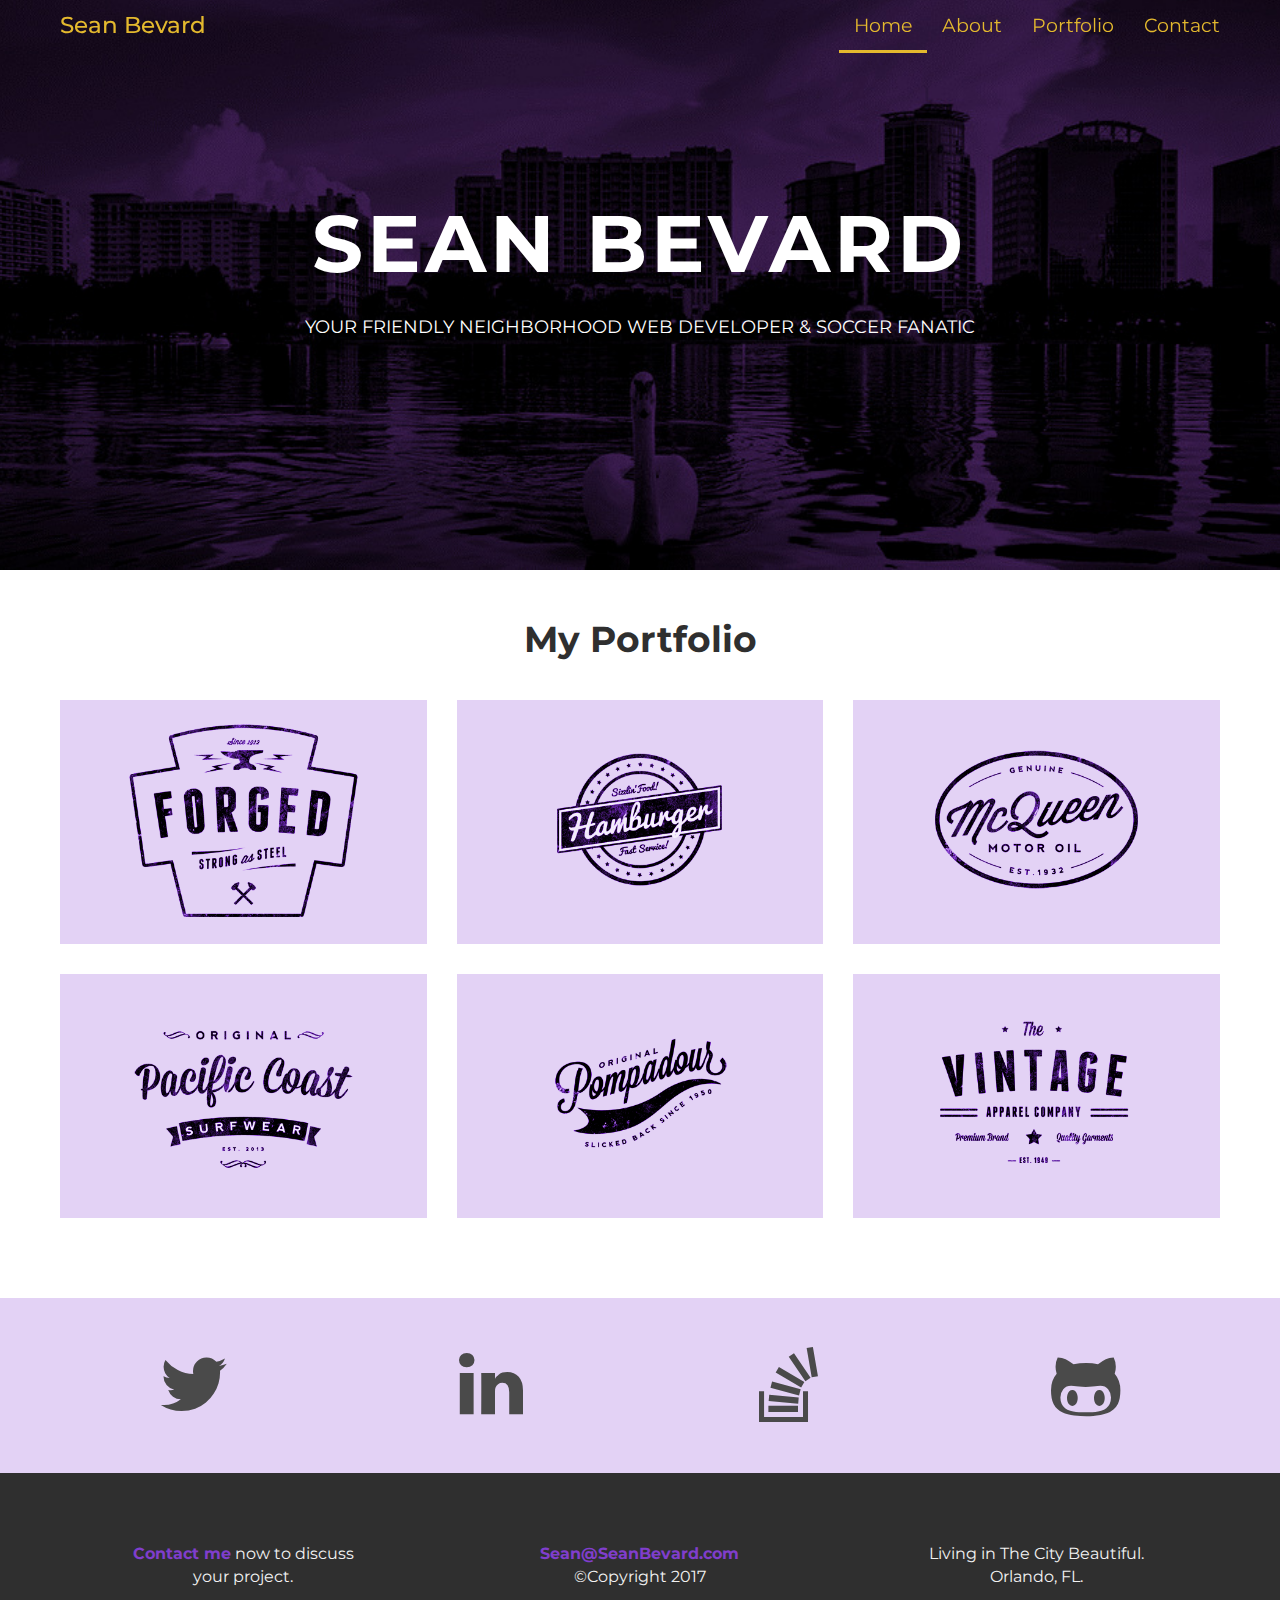
<file: index.html>
<!DOCTYPE html>
<html lang="en">

<head>
    <meta charset="utf-8">
    <meta http-equiv="X-UA-Compatible" content="IE=edge">
    <meta name="viewport" content="width=device-width, initial-scale=1">
    <meta name="description" content="">
    <meta name="author" content="">
    <link rel="shortcut icon" href="assets/ico/favicon.ico">
    <title>Sean Bevard</title>
    <!-- Bootstrap core CSS -->
    <link href="assets/css/bootstrap.css" rel="stylesheet">
    <!-- Custom styles for this template -->
    <link href="assets/css/style.css" rel="stylesheet">
    <link href="assets/css/font-awesome.min.css" rel="stylesheet">
    <!-- Just for debugging purposes. Don't actually copy this line! -->
    <!--[if lt IE 9]><script src="../../assets/js/ie8-responsive-file-warning.js"></script><![endif]-->
    <!-- HTML5 shim and Respond.js IE8 support of HTML5 elements and media queries -->
    <!--[if lt IE 9]>
      <script src="https://oss.maxcdn.com/libs/html5shiv/3.7.0/html5shiv.js"></script>
      <script src="https://oss.maxcdn.com/libs/respond.js/1.4.2/respond.min.js"></script>
    <![endif]-->
</head>

<body>
    <!-- Static navbar -->
    <div class="navbar navbar-default navbar-fixed-top" role="navigation">
        <div class="container">
            <div class="navbar-header">
                <button type="button" class="navbar-toggle" data-toggle="collapse" data-target=".navbar-collapse">
                    <span class="sr-only">Toggle navigation</span>
                    <span class="icon-bar"></span>
                    <span class="icon-bar"></span>
                    <span class="icon-bar"></span>
                </button>
                <a class="navbar-brand" href="index.html">Sean Bevard</a>
            </div>
            <div class="navbar-collapse collapse">
                <ul class="nav navbar-nav navbar-right">
                    <li class="active"><a href="index.html">Home</a></li>
                    <li><a href="about.html">About</a></li>
                    <li><a href="#works">Portfolio</a></li>
                    <li><a href="contact.html">Contact</a></li>
                </ul>
            </div>
            <!--/.nav-collapse -->
        </div>
    </div>
    <div id="headerwrap">
        <div class="container">
            <div class="row">
                <div class="col-lg-8 col-lg-offset-2">
                    <h1>SEAN BEVARD</h1>
                    <h4>YOUR FRIENDLY NEIGHBORHOOD WEB DEVELOPER & SOCCER FANATIC</h4>
                </div>
            </div>
            <! --/row -->
        </div>
        <! -- /container -->
    </div>
    <! --/headerwrap -->
    <section id="works"></section>
    <div class="container">
        <div class="row centered mt mb">
            <h1>My Portfolio</h1>
            <div class="col-lg-4 col-md-4 col-sm-4 gallery">
                <a href="work.html"><img src="assets/img/portfolio/folio01.png" class="img-responsive"></a>
            </div>
            <div class="col-lg-4 col-md-4 col-sm-4 gallery">
                <a href="work.html"><img src="assets/img/portfolio/folio02.png" class="img-responsive"></a>
            </div>
            <div class="col-lg-4 col-md-4 col-sm-4 gallery">
                <a href="work.html"><img src="assets/img/portfolio/folio03.png" class="img-responsive"></a>
            </div>
            <div class="col-lg-4 col-md-4 col-sm-4 gallery">
                <a href="work.html"><img src="assets/img/portfolio/folio04.png" class="img-responsive"></a>
            </div>
            <div class="col-lg-4 col-md-4 col-sm-4 gallery">
                <a href="work.html"><img src="assets/img/portfolio/folio05.png" class="img-responsive"></a>
            </div>
            <div class="col-lg-4 col-md-4 col-sm-4 gallery">
                <a href="work.html"><img src="assets/img/portfolio/folio06.png" class="img-responsive"></a>
            </div>
        </div>
        <! --/row -->
    </div>
    <! --/container -->
    <div id="social">
        <div class="container">
                <div class="row centered">
                    <div class="col-lg-3">
                        <a href="#"><i class="fa fa-twitter"></i></a>
                    </div>
                    <div class="col-lg-3">
                        <a href="#"><i class="fa fa-linkedin"></i></a>
                    </div>
                    <div class="col-lg-3">
                        <a href="#"><i class="fa fa-stack-overflow"></i></a>
                    </div>
                    <div class="col-lg-3">
                        <a href="#"><i class="fa fa-github-alt"></i></a>
                    </div>
                </div>
            <! --/row -->
        </div>
        <! --/container -->
    </div>
    <! --/social -->
    <div id="footerwrap">
        <div class="container">
            <div class="row centered">
                <div class="col-lg-4">
                    <p><a href="contact.html"><b>Contact me</b></a> now to discuss
                        <br>your project.</p>
                </div>
                <div class="col-lg-4">
                    <p><b><a href="mailto:Sean@SeanBevard.com" target="_top">Sean@SeanBevard.com</a></b>
                        <br>©Copyright 2017</p>
                </div>
                <div class="col-lg-4">
                    <p>Living in The City Beautiful.
                        <br>Orlando, FL.</p>
                </div>
            </div>
        </div>
    </div>
    <! --/footerwrap -->
    <!-- Bootstrap core JavaScript
    ================================================== -->
    <!-- Placed at the end of the document so the pages load faster -->
    <script src="https://ajax.googleapis.com/ajax/libs/jquery/1.11.0/jquery.min.js"></script>
    <script src="assets/js/bootstrap.min.js"></script>
</body>

</html>
</file>
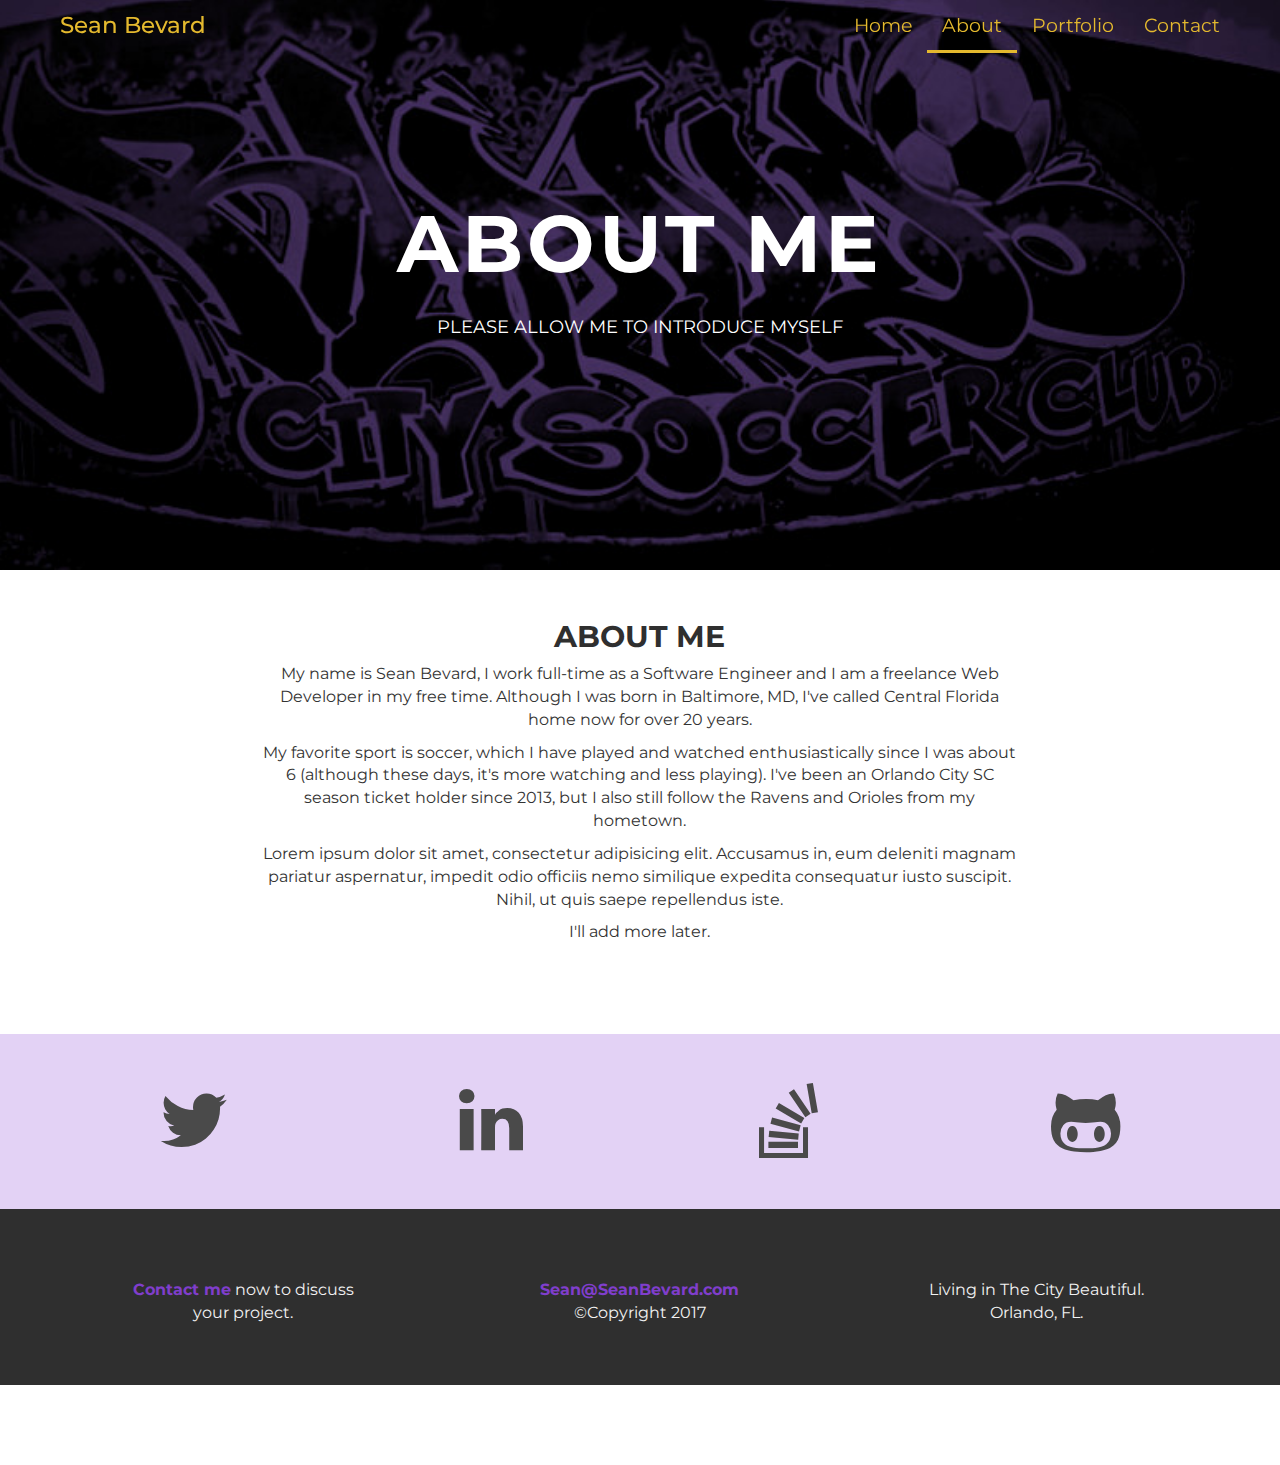
<file: about.html>
<!DOCTYPE html>
<html lang="en">

<head>
    <meta charset="utf-8">
    <meta http-equiv="X-UA-Compatible" content="IE=edge">
    <meta name="viewport" content="width=device-width, initial-scale=1">
    <meta name="description" content="">
    <meta name="author" content="">
    <link rel="shortcut icon" href="assets/ico/favicon.ico">
    <title>Sean Bevard</title>
    <!-- Bootstrap core CSS -->
    <link href="assets/css/bootstrap.css" rel="stylesheet">
    <!-- Custom styles for this template -->
    <link href="assets/css/style.css" rel="stylesheet">
    <link href="assets/css/font-awesome.min.css" rel="stylesheet">
    <!-- Just for debugging purposes. Don't actually copy this line! -->
    <!--[if lt IE 9]><script src="../../assets/js/ie8-responsive-file-warning.js"></script><![endif]-->
    <!-- HTML5 shim and Respond.js IE8 support of HTML5 elements and media queries -->
    <!--[if lt IE 9]>
      <script src="https://oss.maxcdn.com/libs/html5shiv/3.7.0/html5shiv.js"></script>
      <script src="https://oss.maxcdn.com/libs/respond.js/1.4.2/respond.min.js"></script>
    <![endif]-->
</head>

<body>
    <!-- Static navbar -->
    <div class="navbar navbar-default navbar-fixed-top" role="navigation">
        <div class="container">
            <div class="navbar-header">
                <button type="button" class="navbar-toggle" data-toggle="collapse" data-target=".navbar-collapse">
                    <span class="sr-only">Toggle navigation</span>
                    <span class="icon-bar"></span>
                    <span class="icon-bar"></span>
                    <span class="icon-bar"></span>
                </button>
                <a class="navbar-brand" href="index.html">Sean Bevard</a>
            </div>
            <div class="navbar-collapse collapse">
                <ul class="nav navbar-nav navbar-right">
                    <li><a href="index.html">Home</a></li>
                    <li class="active"><a href="about.html">About</a></li>
                    <li><a href="index.html#works">Portfolio</a></li>
                    <li><a href="contact.html">Contact</a></li>
                </ul>
            </div>
            <! --/.nav-collapse -->
        </div>
    </div>
    <div id="aboutwrap">
        <div class="container">
            <div class="row">
                <div class="col-lg-8 col-lg-offset-2">
                    <h1>ABOUT ME</h1>
                    <h4>PLEASE ALLOW ME TO INTRODUCE MYSELF</h4>
                </div>
            </div>
            <! --/row -->
        </div>
        <! -- /container -->
    </div>
    <! --/headerwrap -->
    <div class="container">
    <div class="row centered mt mb">
        <div class="col-lg-8 col-lg-offset-2">
            <h2>ABOUT ME</h2>
            <p>My name is Sean Bevard, I work full-time as a Software Engineer and I am a freelance Web Developer in my free time. Although I was born in Baltimore, MD, I've called Central Florida home now for over 20 years.</p>
            <p>My favorite sport is soccer, which I have played and watched enthusiastically since I was about 6 (although these days, it's more watching and less playing). I've been an Orlando City SC season ticket holder since 2013, but I also still follow the Ravens and Orioles from my hometown.</p>
            <p>Lorem ipsum dolor sit amet, consectetur adipisicing elit. Accusamus in, eum deleniti magnam pariatur aspernatur, impedit odio officiis nemo similique expedita consequatur iusto suscipit. Nihil, ut quis saepe repellendus iste.</p>
            <p>I'll add more later.</p>
        </div>
    </div>
    <! --/row -->
    </div>
    <! --/container -->
    <div id="social">
        <div class="container">
            <div class="row centered">
                <div class="col-lg-3">
                    <a href="#"><i class="fa fa-twitter"></i></a>
                </div>
                <div class="col-lg-3">
                    <a href="#"><i class="fa fa-linkedin"></i></a>
                </div>
                <div class="col-lg-3">
                    <a href="#"><i class="fa fa-stack-overflow"></i></a>
                </div>
                <div class="col-lg-3">
                    <a href="#"><i class="fa fa-github-alt"></i></a>
                </div>
            </div>
            <! --/row -->
        </div>
        <! --/container -->
    </div>
    <! --/social -->
    <div id="footerwrap">
        <div class="container">
            <div class="row centered">
                <div class="col-lg-4">
                    <p><a href="contact.html"><b>Contact me</b></a> now to discuss
                        <br>your project.</p>
                </div>
                <div class="col-lg-4">
                    <p><b><a href="mailto:Sean@SeanBevard.com" target="_top">Sean@SeanBevard.com</a></b>
                        <br>©Copyright 2017</p>
                </div>
                <div class="col-lg-4">
                    <p>Living in The City Beautiful.
                        <br>Orlando, FL.</p>
                </div>
            </div>
        </div>
    </div>
    <! --/footerwrap -->
    <!-- Bootstrap core JavaScript
    ================================================== -->
    <!-- Placed at the end of the document so the pages load faster -->
    <script src="https://ajax.googleapis.com/ajax/libs/jquery/1.11.0/jquery.min.js"></script>
    <script src="assets/js/bootstrap.min.js"></script>
</body>

</html>
</file>
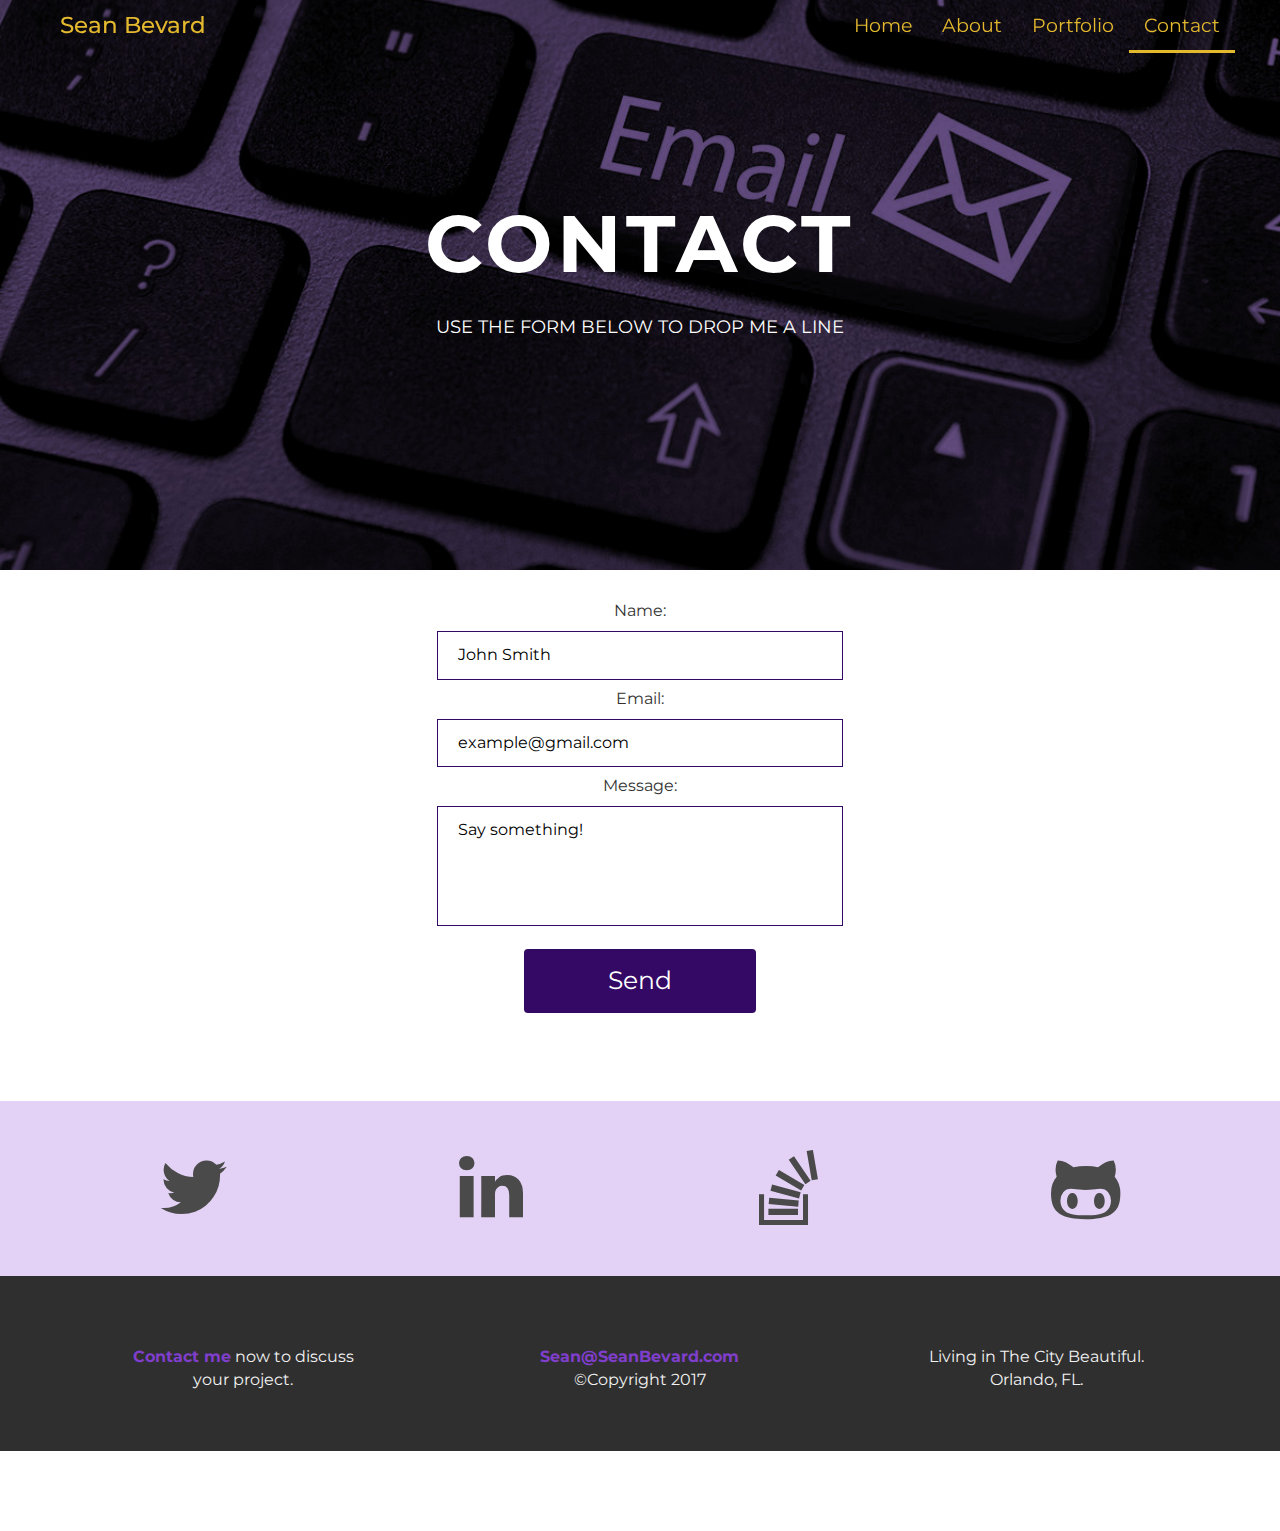
<file: contact.html>
<!DOCTYPE html>
<html lang="en">

<head>
    <meta charset="utf-8">
    <meta http-equiv="X-UA-Compatible" content="IE=edge">
    <meta name="viewport" content="width=device-width, initial-scale=1">
    <meta name="description" content="">
    <meta name="author" content="">
    <link rel="shortcut icon" href="assets/ico/favicon.ico">
    <title>Sean Bevard</title>
    <!-- Bootstrap core CSS -->
    <link href="assets/css/bootstrap.css" rel="stylesheet">
    <!-- Custom styles for this template -->
    <link href="assets/css/style.css" rel="stylesheet">
    <link href="assets/css/font-awesome.min.css" rel="stylesheet">
    <!-- Just for debugging purposes. Don't actually copy this line! -->
    <!--[if lt IE 9]><script src="../../assets/js/ie8-responsive-file-warning.js"></script><![endif]-->
    <!-- HTML5 shim and Respond.js IE8 support of HTML5 elements and media queries -->
    <!--[if lt IE 9]>
      <script src="https://oss.maxcdn.com/libs/html5shiv/3.7.0/html5shiv.js"></script>
      <script src="https://oss.maxcdn.com/libs/respond.js/1.4.2/respond.min.js"></script>
    <![endif]-->
</head>

<body>
    <!-- Static navbar -->
    <div class="navbar navbar-default navbar-fixed-top" role="navigation">
        <div class="container">
            <div class="navbar-header">
                <button type="button" class="navbar-toggle" data-toggle="collapse" data-target=".navbar-collapse">
                    <span class="sr-only">Toggle navigation</span>
                    <span class="icon-bar"></span>
                    <span class="icon-bar"></span>
                    <span class="icon-bar"></span>
                </button>
                <a class="navbar-brand" href="index.html">Sean Bevard</a>
            </div>
            <div class="navbar-collapse collapse">
                <ul class="nav navbar-nav navbar-right">
                    <li><a href="index.html">Home</a></li>
                    <li><a href="about.html">About</a></li>
                    <li><a href="index.html#works">Portfolio</a></li>
                    <li class="active"><a href="contact.html">Contact</a></li>
                </ul>
            </div>
            <!--/.nav-collapse -->
        </div>
    </div>
    <div id="contactwrap">
        <div class="container">
            <div class="row">
                <div class="col-lg-8 col-lg-offset-2">
                    <h1>CONTACT</h1>
                    <h4>USE THE FORM BELOW TO DROP ME A LINE</h4>
                </div>
            </div>
            <! --/row -->
        </div>
        <! -- /container -->
    </div>
    <! --/headerwrap -->
    <div class="container">
    <div class="row centered mt mb">
        <div class="col-lg-12 col-lg-offset-0">
                        <form action="https://formspree.io/seanbevard@gmail.com"
                        method="POST">
                            Name:
                        <br>
                            <input type="text" name="name" value="John Smith">
                        <br>
                            Email:
                        <br>
                            <input type="text" name="_replyto" value="example@gmail.com">
                        <br>
                            Message:
                        <br>
                            <textarea name="message" style="height:120px">Say something!</textarea>
                        <br>
                            <input type="submit" value="Send">
                    </form>
        </div>
    </div>
    <! --/row -->
    </div>
    <! --/container -->
    <div id="social">
        <div class="container">
            <div class="row centered">
                <div class="col-lg-3">
                    <a href="#"><i class="fa fa-twitter"></i></a>
                </div>
                <div class="col-lg-3">
                    <a href="#"><i class="fa fa-linkedin"></i></a>
                </div>
                <div class="col-lg-3">
                    <a href="#"><i class="fa fa-stack-overflow"></i></a>
                </div>
                <div class="col-lg-3">
                    <a href="#"><i class="fa fa-github-alt"></i></a>
                </div>
            </div>
            <! --/row -->
        </div>
        <! --/container -->
    </div>
    <! --/social -->
    <div id="footerwrap">
        <div class="container">
            <div class="row centered">
                <div class="col-lg-4">
                    <p><a href="contact.html"><b>Contact me</b></a> now to discuss
                        <br>your project.</p>
                </div>
                <div class="col-lg-4">
                    <p><b><a href="mailto:Sean@SeanBevard.com" target="_top">Sean@SeanBevard.com</a></b>
                        <br>©Copyright 2017</p>
                </div>
                <div class="col-lg-4">
                    <p>Living in The City Beautiful.
                        <br>Orlando, FL.</p>
                </div>
            </div>
        </div>
    </div>
    <! --/footerwrap -->
    <!-- Bootstrap core JavaScript
    ================================================== -->
    <!-- Placed at the end of the document so the pages load faster -->
    <script src="https://ajax.googleapis.com/ajax/libs/jquery/1.11.0/jquery.min.js"></script>
    <script src="assets/js/bootstrap.min.js"></script>
</body>

</html>
</file>
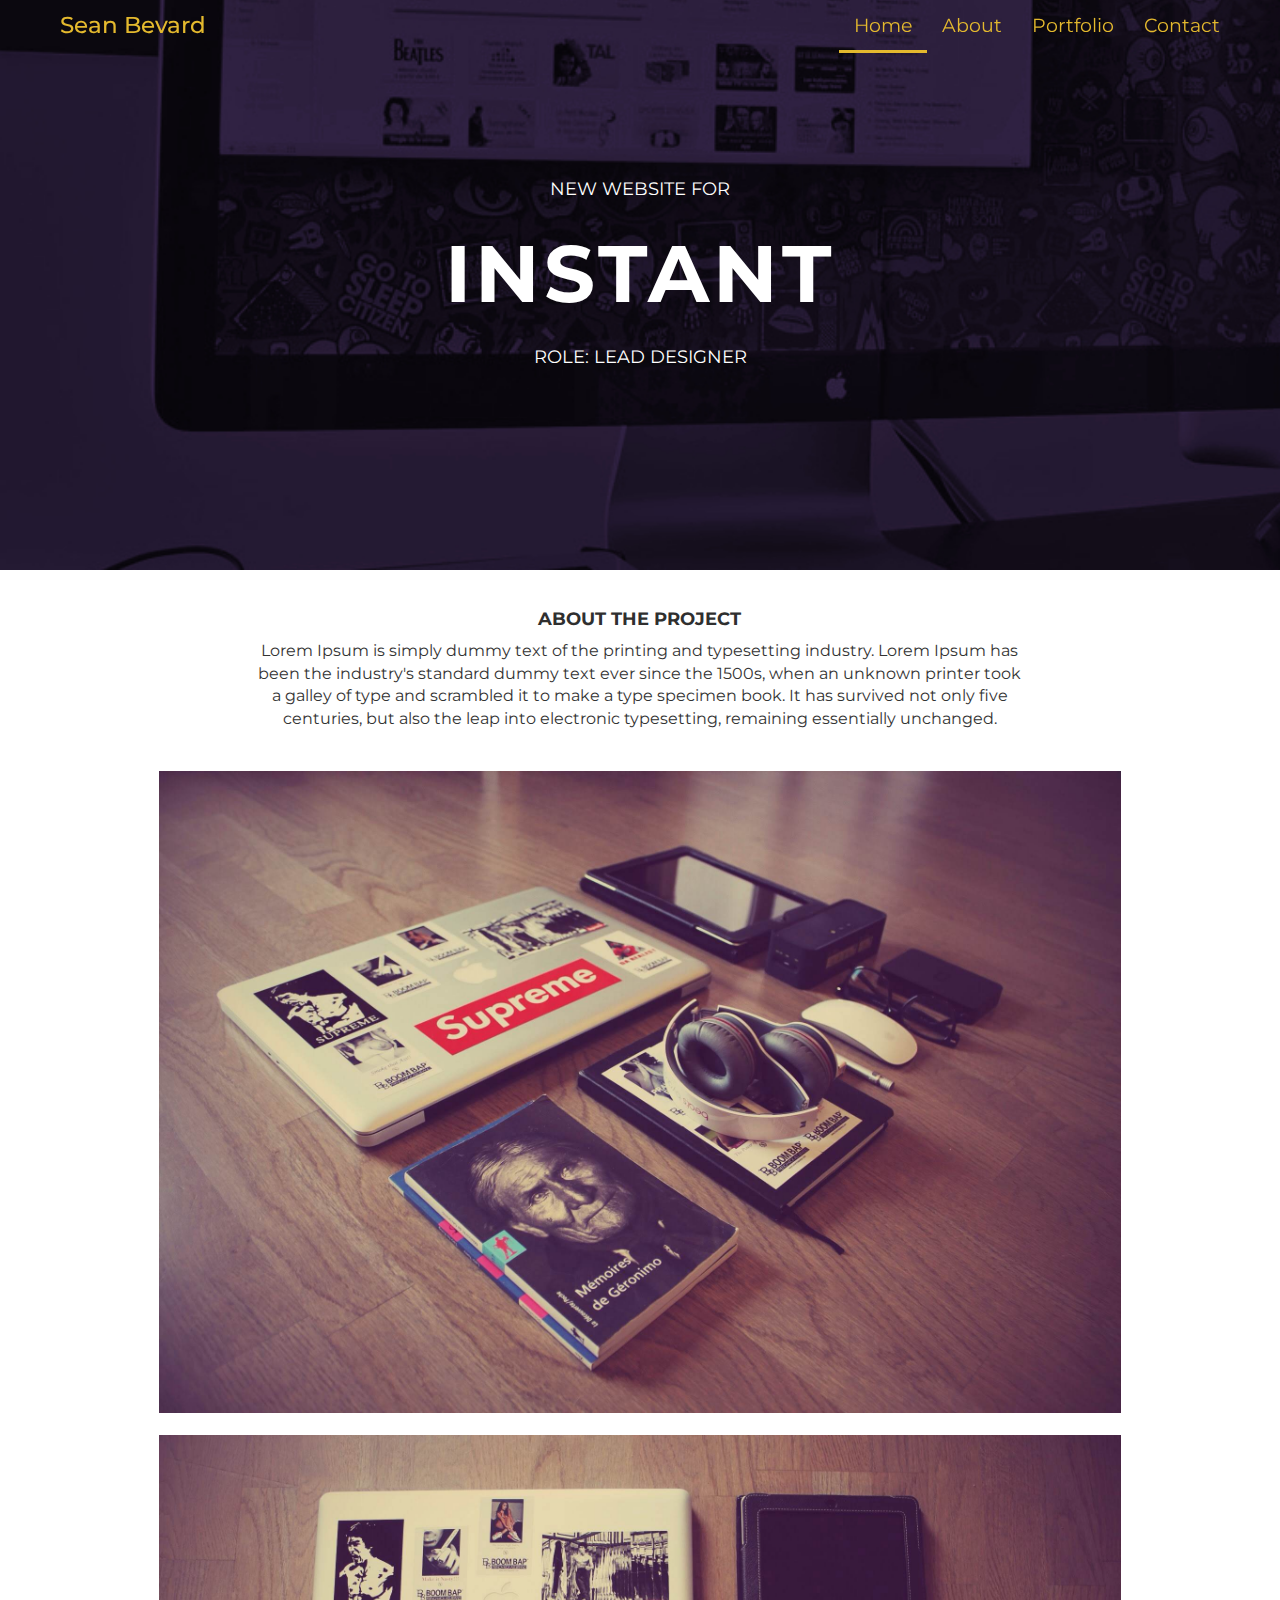
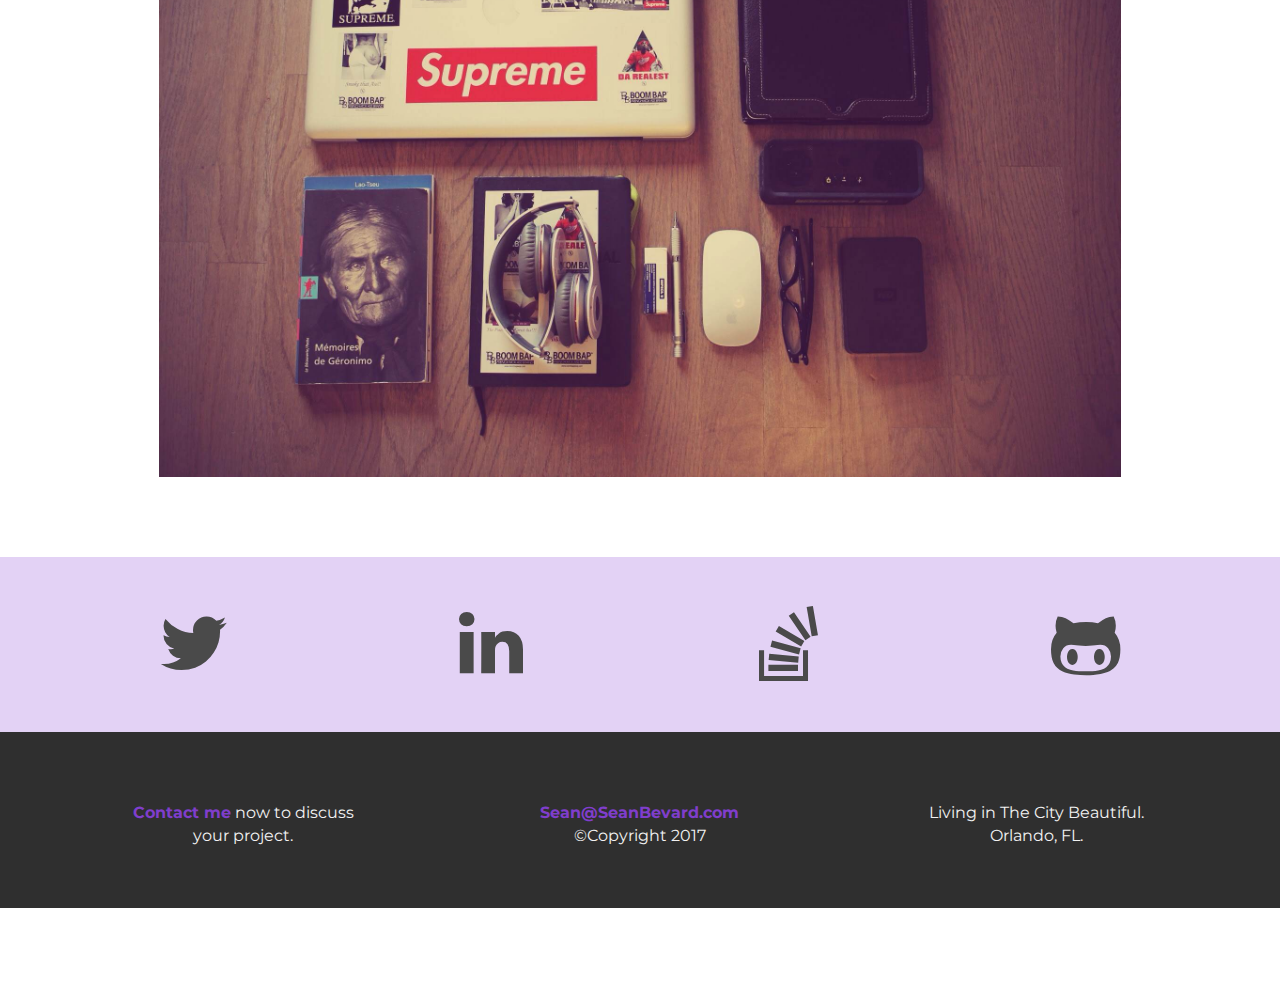
<file: work.html>
<!DOCTYPE html>
<html lang="en">

<head>
    <meta charset="utf-8">
    <meta http-equiv="X-UA-Compatible" content="IE=edge">
    <meta name="viewport" content="width=device-width, initial-scale=1">
    <meta name="description" content="">
    <meta name="author" content="">
    <link rel="shortcut icon" href="assets/ico/favicon.ico">
    <title>Sean Bevard</title>
    <!-- Bootstrap core CSS -->
    <link href="assets/css/bootstrap.css" rel="stylesheet">
    <!-- Custom styles for this template -->
    <link href="assets/css/style.css" rel="stylesheet">
    <link href="assets/css/font-awesome.min.css" rel="stylesheet">
    <!-- Just for debugging purposes. Don't actually copy this line! -->
    <!--[if lt IE 9]><script src="../../assets/js/ie8-responsive-file-warning.js"></script><![endif]-->
    <!-- HTML5 shim and Respond.js IE8 support of HTML5 elements and media queries -->
    <!--[if lt IE 9]>
      <script src="https://oss.maxcdn.com/libs/html5shiv/3.7.0/html5shiv.js"></script>
      <script src="https://oss.maxcdn.com/libs/respond.js/1.4.2/respond.min.js"></script>
    <![endif]-->
</head>

<body>
    <!-- Static navbar -->
    <div class="navbar navbar-default navbar-fixed-top" role="navigation">
        <div class="container">
            <div class="navbar-header">
                <button type="button" class="navbar-toggle" data-toggle="collapse" data-target=".navbar-collapse">
                    <span class="sr-only">Toggle navigation</span>
                    <span class="icon-bar"></span>
                    <span class="icon-bar"></span>
                    <span class="icon-bar"></span>
                </button>
                <a class="navbar-brand" href="index.html">Sean Bevard</a>
            </div>
            <div class="navbar-collapse collapse">
                <ul class="nav navbar-nav navbar-right">
                    <li class="active"><a href="index.html">Home</a></li>
                    <li><a href="about.html">About</a></li>
                    <li><a href="#works">Portfolio</a></li>
                    <li><a href="contact.html">Contact</a></li>
                </ul>
            </div>
            <!--/.nav-collapse -->
        </div>
    </div>
    <div id="workwrap">
        <div class="container">
            <div class="row">
                <div class="col-lg-6 col-lg-offset-3">
                    <h4>NEW WEBSITE FOR</h4>
                    <h1>INSTANT</h1>
                    <h4>ROLE: LEAD DESIGNER</h4>
                </div>
            </div>
            <! --/row -->
        </div>
        <!-- /container -->
    </div>
    <! --/workwrap -->
    <section id="works"></section>
    <div class="container">
        <div class="row centered mt mb">
            <div class="col-lg-8 col-lg-offset-2">
                <h4>ABOUT THE PROJECT</h4>
                <p>Lorem Ipsum is simply dummy text of the printing and typesetting industry. Lorem Ipsum has been the industry's standard dummy text ever since the 1500s, when an unknown printer took a galley of type and scrambled it to make a type specimen book. It has survived not only five centuries, but also the leap into electronic typesetting, remaining essentially unchanged.</p>
            </div>
            <div class="col-lg-10 col-lg-offset-1 mt">
                <img class="img-responsive" src="assets/img/pr01.jpg">
                <br>
                <img class="img-responsive" src="assets/img/pr02.jpg">
            </div>
        </div>
        <! --/row -->
    </div>
    <! --/container -->
        <div id="social">
            <div class="container">
                <div class="row centered">
                    <div class="col-lg-3">
                        <a href="#"><i class="fa fa-twitter"></i></a>
                    </div>
                    <div class="col-lg-3">
                        <a href="#"><i class="fa fa-linkedin"></i></a>
                    </div>
                    <div class="col-lg-3">
                        <a href="#"><i class="fa fa-stack-overflow"></i></a>
                    </div>
                    <div class="col-lg-3">
                        <a href="#"><i class="fa fa-github-alt"></i></a>
                    </div>
                </div>
                <! --/row -->
            </div>
            <! --/container -->
        </div>
        <! --/social -->
        <div id="footerwrap">
            <div class="container">
                <div class="row centered">
                    <div class="col-lg-4">
                        <p><a href="contact.html"><b>Contact me</b></a> now to discuss
                            <br>your project.</p>
                    </div>
                    <div class="col-lg-4">
                        <p><b><a href="mailto:Sean@SeanBevard.com" target="_top">Sean@SeanBevard.com</a></b>
                            <br>©Copyright 2017</p>
                    </div>
                    <div class="col-lg-4">
                        <p>Living in The City Beautiful.
                            <br>Orlando, FL.</p>
                    </div>
                </div>
            </div>
        </div>
        <! --/footerwrap -->
        <!-- Bootstrap core JavaScript
    ================================================== -->
        <!-- Placed at the end of the document so the pages load faster -->
        <script src="https://ajax.googleapis.com/ajax/libs/jquery/1.11.0/jquery.min.js"></script>
        <script src="assets/js/bootstrap.min.js"></script>
</body>

</html>
</file>
<file: assets/css/style.css>
/*
 * Author: Carlos Alvarez
 * URL: http://Alvarez.is
 *
 * Project Name: NYC Design
 * Version: 1.0
 * Date: 04-20-2014
 * URL: 
 */


/* ==========================================================================
   Base Styles, Bootstrap Modifications & Fonts Import
   ========================================================================== */

@import url(http://fonts.googleapis.com/css?family=Montserrat:400,700);


::-moz-selection {
    background: #340865;
    color: #fff;
    text-shadow: none;
}

::selection {
    background: #340865;
    color: #fff;
    text-shadow: none;
}

/*
 * A better looking default horizontal rule
 */

 hr {
    display: block;
    height: 1px;
    border: 0;
    border-top: 1px solid #ccc;
    margin: 1em 0;
    padding: 0;
}

.centered {
	text-align: center
}

.mt {
	margin-top: 30px;
}

.mb {
	margin-bottom: 80px;
}

/* ==========================================================================
   General styles
   ========================================================================== */


body {
    font-family: 'Montserrat', sans-serif;
    font-weight: 400;
    font-size: 16px;
	background-color: #fff;
    -webkit-font-smoothing: antialiased;
    -webkit-overflow-scrolling: touch;
}

h1, h2, h3, h4, h5, h6 {
	font-weight: 700;
    color: #2f2f2f;
}


.navbar-brand {
	font-weight: 500;
	font-size:1.2em;
}

.navbar-default .navbar-brand {
	color: #E4B92E;
}

.navbar-default {
	background-color: transparent;
	border-color: transparent;
	font-size: 1.2em;
}
.navbar-default .navbar-brand:hover, .navbar-default .navbar-brand:focus{
	color:#b98904;
}

.navbar-default .navbar-nav > .active > a, .navbar-default .navbar-nav > .active > a:hover, .navbar-default .navbar-nav > .active > a:focus {
	color: #E4B92E;
	background-color: transparent;
	border-bottom: 3px solid #E4B92E;
}

.navbar-default .navbar-nav > li > a{
	color:#E4B92E;
	} .navbar-default .navbar-nav > li > a:hover{
	color: #b98904;
}
/* ==========================================================================
   Wrap Sections
   ========================================================================== */

#headerwrap {
	background: url(../img/back.jpg) no-repeat center top;
	margin-top: -80px;
	padding-top: 250px;
	text-align:center;
	background-attachment: relative;
	background-position: center top;
	min-height: 650px;
	width: 100%;
	
    -webkit-background-size: 100%;
    -moz-background-size: 100%;
    -o-background-size: 100%;
    background-size: 100%;

    -webkit-background-size: cover;
    -moz-background-size: cover;
    -o-background-size: cover;
    background-size: cover;
}

#headerwrap h1, #aboutwrap h1, #contactwrap h1 {
	color:#ffffff;
	padding-top: 10px;
	padding-bottom: 20px;
	letter-spacing: 4px;
	font-size: 80px;
	font-weight: bold;
}

#headerwrap h4, #aboutwrap h4, #contactwrap h4{
	font-weight: 400;
	color: #ffffff
}

#social {
	padding-top: 50px;
	padding-bottom: 50px;
	background-color: #e3d2f5;
}

#social i {
	font-size: 75px;
	color: #4a4a4a
}

#social i:hover {
	color: #340865;
}

#footerwrap {
	padding-top: 70px;
	padding-bottom: 50px;
	background-color: #2f2f2f;
}

#footerwrap p {
	color: #f2f2f2;
}
#footerwrap a{
	color:#803ecc;
}
#footerwrap a:hover{
	color:#9342f0;
	text-decoration: none;
}
#workwrap {	
	background: url(../img/work.jpg) no-repeat center top;
	margin-top: -80px;
	padding-top: 250px;
	text-align:center;
	background-attachment: relative;
	background-position: center center;
	min-height: 650px;
	width: 100%;
	
    -webkit-background-size: 100%;
    -moz-background-size: 100%;
    -o-background-size: 100%;
    background-size: 100%;

    -webkit-background-size: cover;
    -moz-background-size: cover;
    -o-background-size: cover;
    background-size: cover;
}

#workwrap h1 {
	color:#ffffff;
	padding-top: 10px;
	padding-bottom: 20px;
	letter-spacing: 4px;
	font-size: 80px;
	font-weight: bold;
}

#workwrap h4 {
	font-weight: 400;
	color: #ffffff
}

mark{

}
#aboutwrap {	
	background: url(../img/about.jpg) no-repeat;
	margin-top: -80px;
	padding-top: 250px;
	text-align:center;
	background-attachment: relative;
	background-position: center center;
	min-height: 650px;
	width: 100%;
	
    -webkit-background-size: 100%;
    -moz-background-size: 100%;
    -o-background-size: 100%;
    background-size: 100%;

    -webkit-background-size: cover;
    -moz-background-size: cover;
    -o-background-size: cover;
    background-size: cover;
}
#contactwrap {	
	background: url(../img/email.jpg) no-repeat;
	margin-top: -80px;
	padding-top: 250px;
	text-align:center;
	background-attachment: relative;
	background-position: center center;
	min-height: 650px;
	width: 100%;
	
    -webkit-background-size: 100%;
    -moz-background-size: 100%;
    -o-background-size: 100%;
    background-size: 100%;

    -webkit-background-size: cover;
    -moz-background-size: cover;
    -o-background-size: cover;
    background-size: cover;
}



/* Gallery */
.gallery {
	margin-top: 30px;
}

.gallery img:hover {
	opacity: 0.4;
}
input[type=text], select, textarea{
    width: 35%;
    text-align:left;
    color: #000000;
    padding: 12px 20px;
    margin: 8px 0;
    display: inline-block;
    border: 1px solid #340865;
    box-sizing: border-box;
    resize: none;
    font-family: inherit;
}
input[type=submit] {
    width: 20%;
    background-color: #340865;
    color: white;
    padding: 14px 20px;
    margin: 8px 0;
    border: none;
    border-radius: 4px;
    cursor: pointer;
    font-family: inherit;
    font-size: 25px;
}	
input[type=message]{
	height:88px;
}
.container{
	padding-left: 5px;
	padding-right:5px;
}
.navbar-default .navbar-toggle:hover, 
.navbar-default .navbar-toggle:focus,
.navbar-default .navbar-toggle{
	margin-right:30px;
	border-color:#E4B92E;
	border:1px solid #E4B92E;
}
.navbar-default .navbar-toggle .icon-bar{
	background-color:#E4B92E;
}
/*didn't want to add a media tag here but on smaller screens my last name was too
long and it was driving me nuts.*/
@media only screen and (max-width: 410px)  {
	#headerwrap h1, #aboutwrap h1, #contactwrap h1, #workwrap h1 {
		letter-spacing: -2px;
		font-size: 60px;
	}
}
@media only screen and (max-width: 992px)  {
	input[type=text], select, textarea{
		width:100%;
	}
	input[type=submit] {
    width: 34%;
}
</file>
